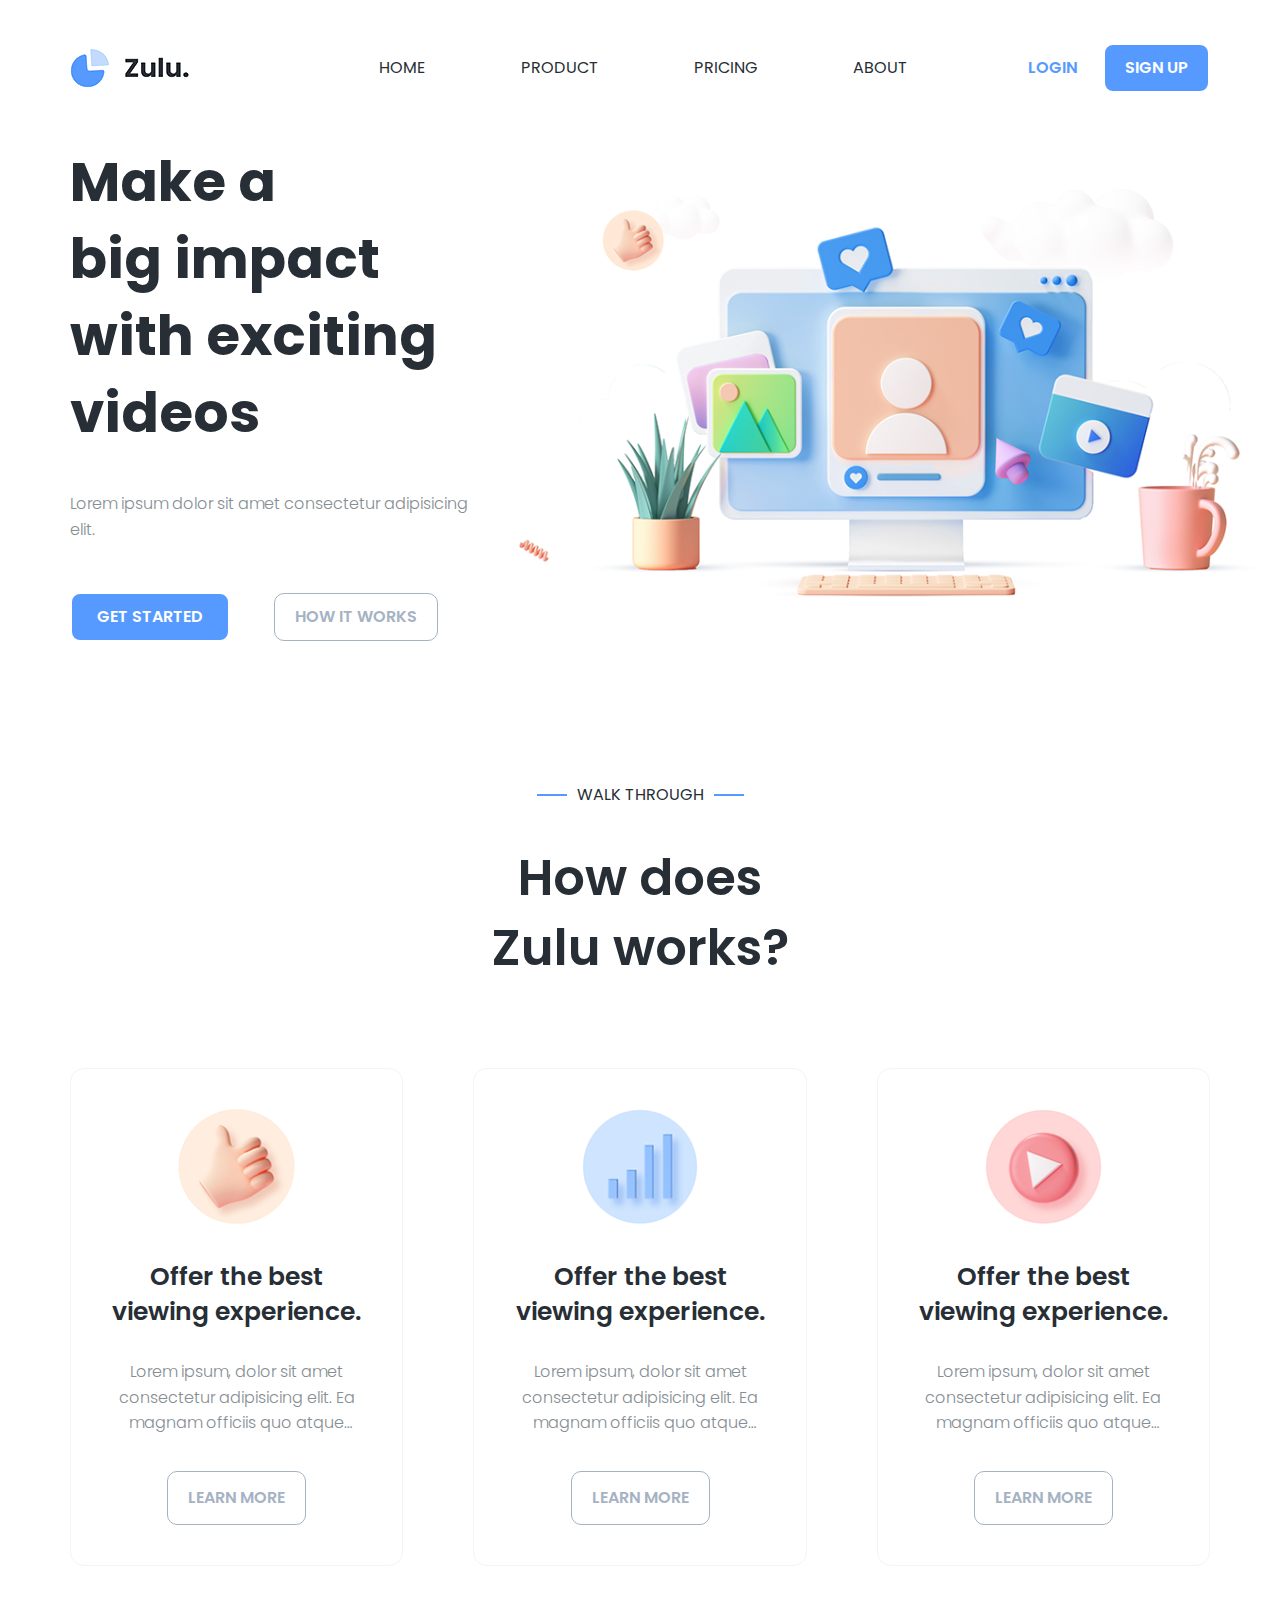
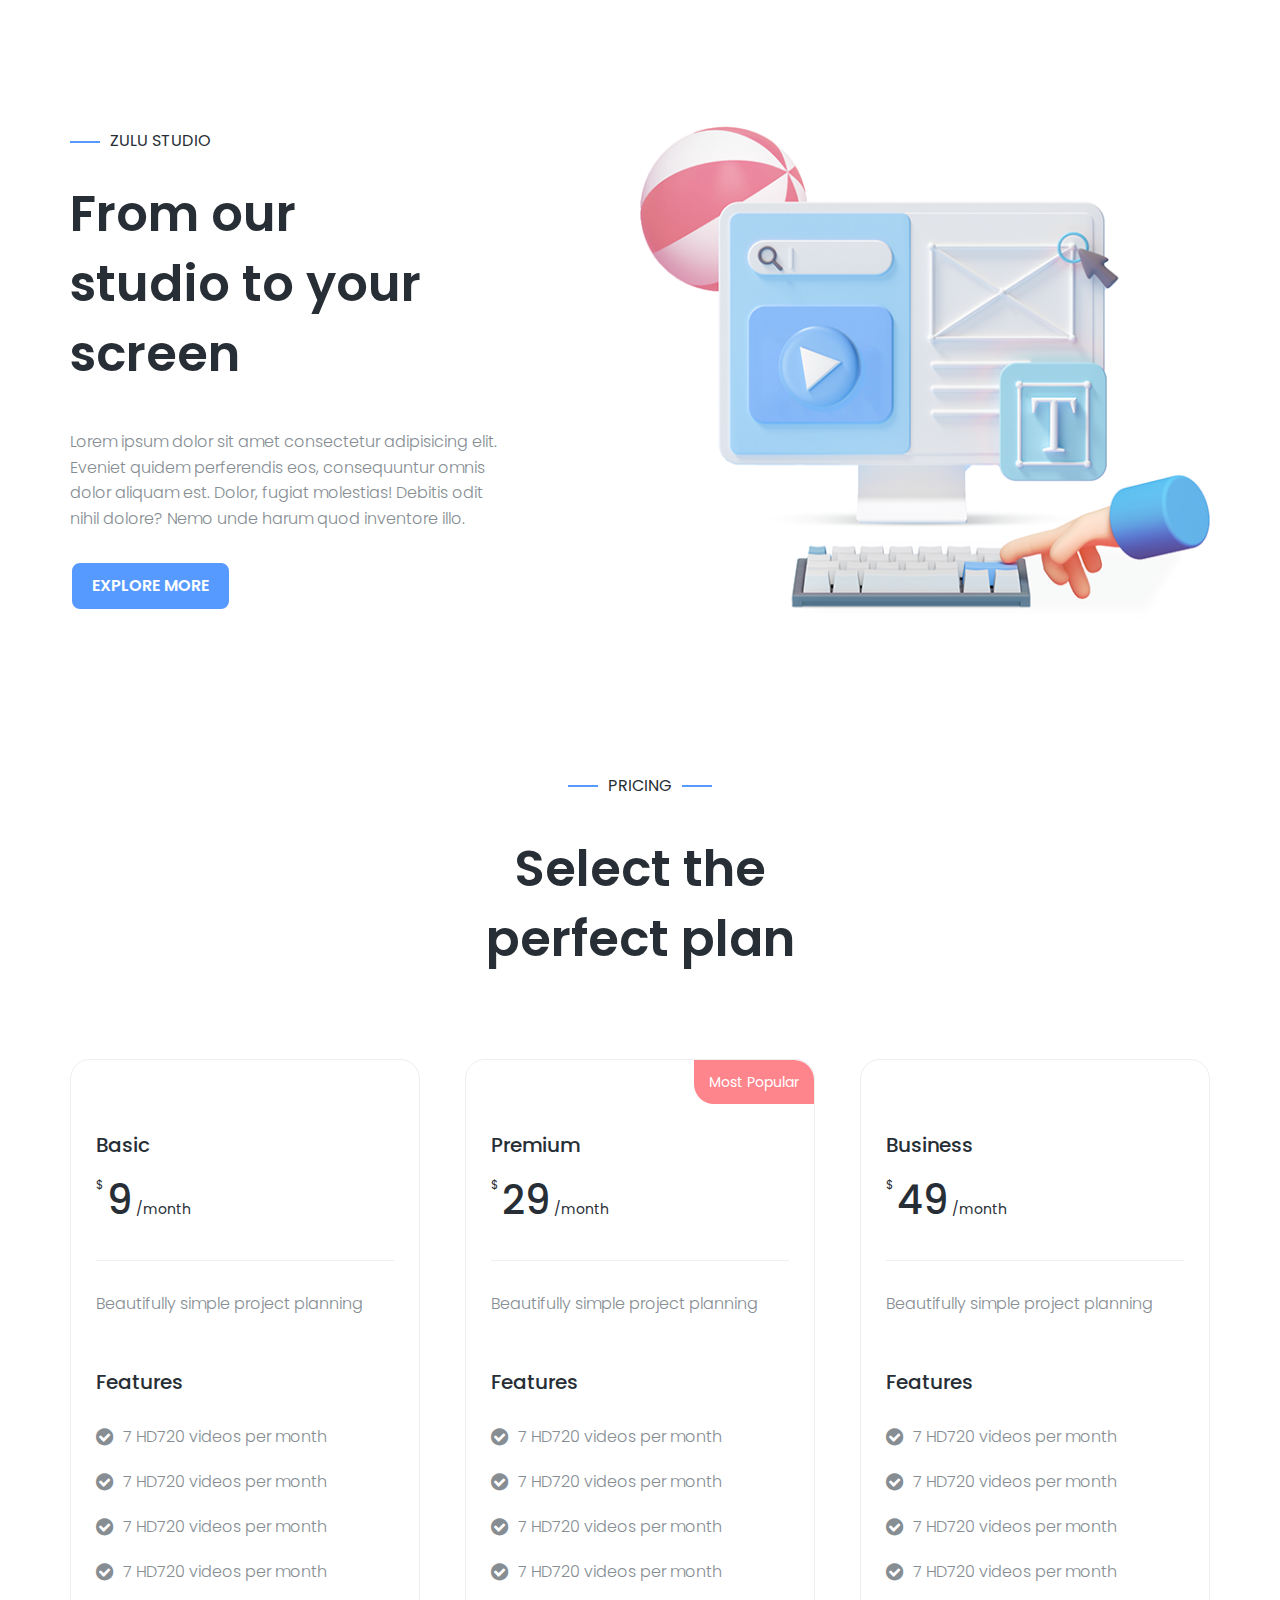
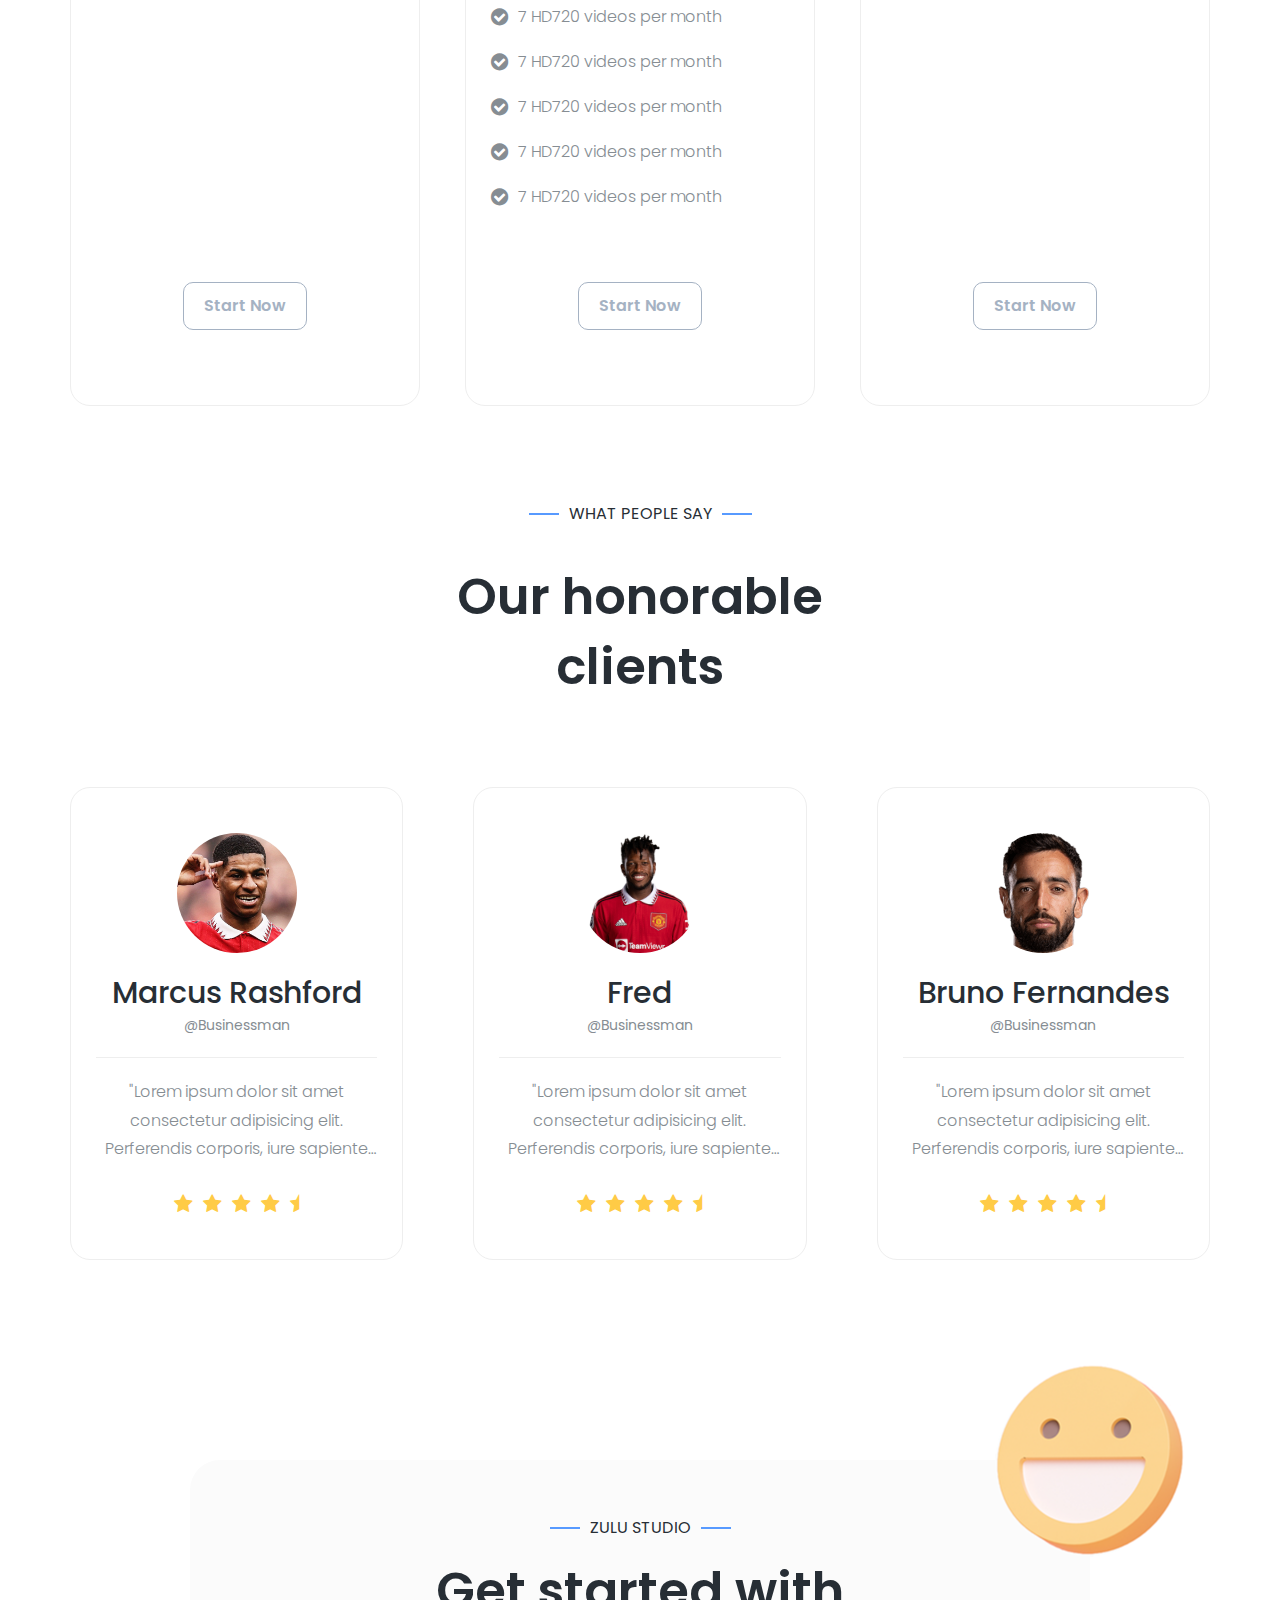
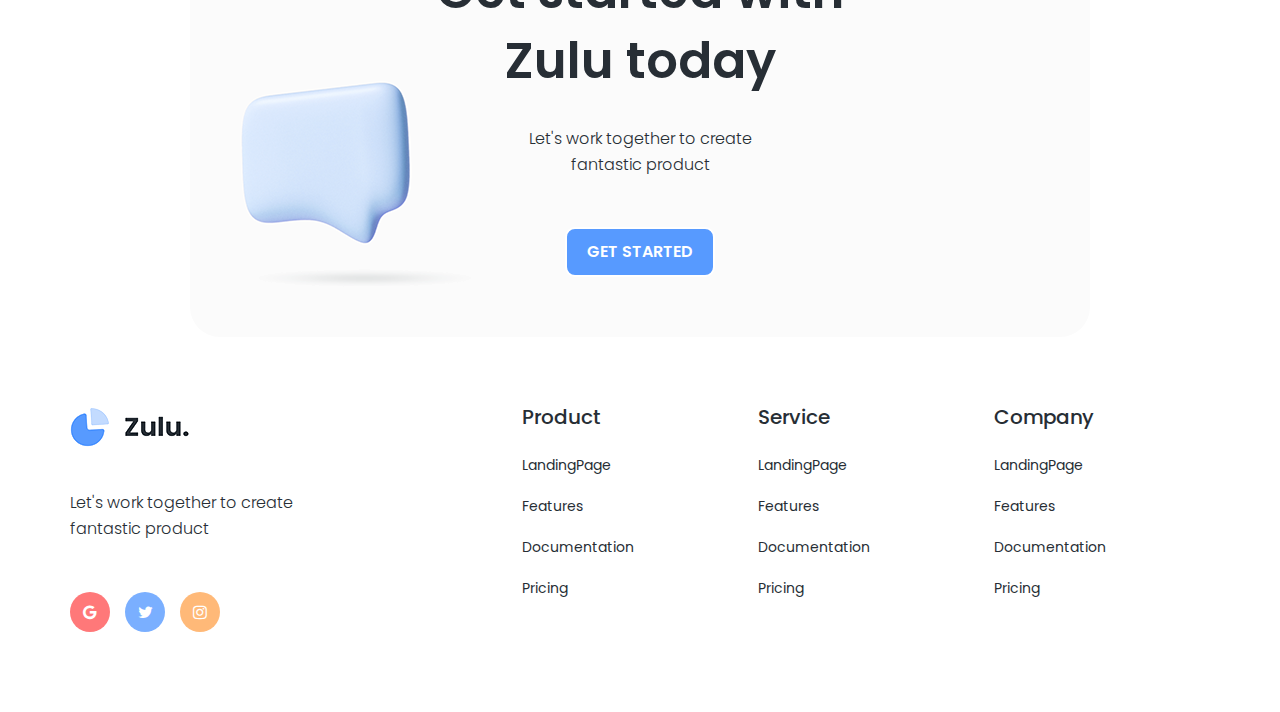
<file: zulu-landingpage/index.html>
<!DOCTYPE html>
<html lang="en">
  <head>
    <meta charset="UTF-8" />
    <meta http-equiv="X-UA-Compatible" content="IE=edge" />
    <meta name="viewport" content="width=device-width, initial-scale=1.0" />
    <link rel="preconnect" href="https://fonts.gstatic.com" />
    <link
      href="https://fonts.googleapis.com/css2?family=Poppins:wght@300;400;600;700&display=swap"
      rel="stylesheet"
    />
    <link
      rel="stylesheet"
      href="https://stackpath.bootstrapcdn.com/font-awesome/4.7.0/css/font-awesome.min.css"
    />
    <link rel="stylesheet" href="./styles.css" />
    <title>Fulu LandingPage</title>
  </head>
  <body>
    <div class="wrapper">
      <div class="container">
        <header class="header">
          <a href="index.html" class="header-logo">
            <img src="./images/logo.png" alt="" class="header-logo-image" />
          </a>
          <ul class="header-menu">
            <li class="header-menu-item">
              <a href="#" class="header-menu-link "> Home </a>
            </li>
            <li class="header-menu-item">
              <a href="#" class="header-menu-link "> <span>Product</span>  </a>
            </li>
            <li class="header-menu-item">
              <a href="#" class="header-menu-link"> <span>Pricing</span>  </a>
            </li>
            <li class="header-menu-item">
              <a href="#" class="header-menu-link"> <span>About</span>  </a>
            </li>
          </ul>
          <div class="header-auth">
            <a href="#" class="button">Login</a>
            <a href="#" class="button button--primary">Sign Up</a>
          </div>
        </header>
        <section class="banner">
          <div class="banner-info">
            <h1 class="banner-heading">
              <span>Make a</span> <span>big impact</span>
              <span>with exciting</span> videos
            </h1>
            <p class="banner-desc text">
              Lorem ipsum dolor sit amet consectetur adipisicing elit.
            </p>
            <div class="banner-links">
              <a href="#" class="button button--primary">Get Started</a>
              <a href="#" class="button button--outline">How it works</a>
            </div>
          </div>
          <img src="./images/img1.png" alt="" class="banner-image" />
        </section>
        <section class="work">
          <div class="block">
            <span class="block-caption">Walk Through</span>
            <h2 class="block-heading">
              <span>How does</span> <span>Zulu works?</span>
            </h2>
          </div>
          <div class="work-list">
            <div class="work-item">
              <img src="./images/img2.png" alt="" class="work-image" />
              <h3 class="work-title">Offer the best viewing experience.</h3>
              <p class="work-desc text">
                Lorem ipsum, dolor sit amet consectetur adipisicing elit. Ea
                magnam officiis quo atque cupiditate reiciendis in, incidunt
                accusamus quasi velit minus, nobis delectus reprehenderit
                inventore modi, ipsum illum porro nulla.
              </p>
              <a href="#" class="button button--outline work-more"
                >Learn more</a
              >
            </div>
            <div class="work-item">
              <img src="./images/img3.png" alt="" class="work-image" />
              <h3 class="work-title">Offer the best viewing experience.</h3>
              <p class="work-desc text">
                Lorem ipsum, dolor sit amet consectetur adipisicing elit. Ea
                magnam officiis quo atque cupiditate reiciendis in, incidunt
                accusamus quasi velit minus, nobis delectus reprehenderit
                inventore modi, ipsum illum porro nulla.
              </p>
              <a href="#" class="button button--outline work-more"
                >Learn more</a
              >
            </div>
            <div class="work-item">
              <img src="./images/img4.png" alt="" class="work-image" />
              <h3 class="work-title">Offer the best viewing experience.</h3>
              <p class="work-desc text">
                Lorem ipsum, dolor sit amet consectetur adipisicing elit. Ea
                magnam officiis quo atque cupiditate reiciendis in, incidunt
                accusamus quasi velit minus, nobis delectus reprehenderit
                inventore modi, ipsum illum porro nulla.
              </p>
              <a href="#" class="button button--outline work-more"
                >Learn more</a
              >
            </div>
          </div>
        </section>
        <section class="intro">
          <div class="intro-content">
            <span class="block-caption block-caption--left">Zulu Studio</span>
            <h2 class="block-heading">
              <span>From our</span> <span>studio to your</span>
              <span>screen</span>
            </h2>
            <p class="text intro-desc">
              Lorem ipsum dolor sit amet consectetur adipisicing elit. Eveniet
              quidem perferendis eos, consequuntur omnis dolor aliquam est.
              Dolor, fugiat molestias! Debitis odit nihil dolore? Nemo unde
              harum quod inventore illo.
            </p>
            <a href="#" class="button button--primary">Explore more</a>
          </div>
          <img src="./images/img5.png" alt="" class="intro-image" />
        </section>
        <section class="plan">
          <div class="block">
            <span class="block-caption">Pricing</span>
            <h2 class="block-heading">
              <span>Select the</span> <span>perfect plan</span>
            </h2>
          </div>
          <ul class="plan-list">
            <li class="plan-item">
              <h3 class="plan-name">Basic</h3>
              <h4 class="plan-price">
                <sup class="plan-symbol">$</sup>
                <span class="plan-month">9</span>
                <span>/month</span>
              </h4>
              <p class="text plan-desc">Beautifully simple project planning</p>
              <h3 class="plan-feature">Features</h3>
              <div class="plan-feature-item">
                <i class="fa fa-check-circle plan-feature-icon"></i>
                <span class="plan-feature-title">7 HD720 videos per month</span>
              </div>
              <div class="plan-feature-item">
                <i class="fa fa-check-circle plan-feature-icon"></i>
                <span class="plan-feature-title">7 HD720 videos per month</span>
              </div>
              <div class="plan-feature-item">
                <i class="fa fa-check-circle plan-feature-icon"></i>
                <span class="plan-feature-title">7 HD720 videos per month</span>
              </div>
              <div class="plan-feature-item">
                <i class="fa fa-check-circle plan-feature-icon"></i>
                <span class="plan-feature-title">7 HD720 videos per month</span>
              </div>
              <a href="#" class="button button--outline plan-start"
                >Start now</a
              >
            </li>
            <li class="plan-item">
              <div class="plan-label">Most popular</div>
              <h3 class="plan-name">Premium</h3>
              <h4 class="plan-price">
                <sup class="plan-symbol">$</sup>
                <span class="plan-month">29</span>
                <span>/month</span>
              </h4>
              <p class="text plan-desc">Beautifully simple project planning</p>
              <h3 class="plan-feature">Features</h3>
              <div class="plan-feature-item">
                <i class="fa fa-check-circle plan-feature-icon"></i>
                <span class="plan-feature-title">7 HD720 videos per month</span>
              </div>
              <div class="plan-feature-item">
                <i class="fa fa-check-circle plan-feature-icon"></i>
                <span class="plan-feature-title">7 HD720 videos per month</span>
              </div>
              <div class="plan-feature-item">
                <i class="fa fa-check-circle plan-feature-icon"></i>
                <span class="plan-feature-title">7 HD720 videos per month</span>
              </div>
              <div class="plan-feature-item">
                <i class="fa fa-check-circle plan-feature-icon"></i>
                <span class="plan-feature-title">7 HD720 videos per month</span>
              </div>
              <div class="plan-feature-item">
                <i class="fa fa-check-circle plan-feature-icon"></i>
                <span class="plan-feature-title">7 HD720 videos per month</span>
              </div>
              <div class="plan-feature-item">
                <i class="fa fa-check-circle plan-feature-icon"></i>
                <span class="plan-feature-title">7 HD720 videos per month</span>
              </div>
              <div class="plan-feature-item">
                <i class="fa fa-check-circle plan-feature-icon"></i>
                <span class="plan-feature-title">7 HD720 videos per month</span>
              </div>
              <div class="plan-feature-item">
                <i class="fa fa-check-circle plan-feature-icon"></i>
                <span class="plan-feature-title">7 HD720 videos per month</span>
              </div>
              <div class="plan-feature-item">
                <i class="fa fa-check-circle plan-feature-icon"></i>
                <span class="plan-feature-title">7 HD720 videos per month</span>
              </div>
              <a href="#" class="button button--outline plan-start"
                >Start now</a
              >
            </li>
            <li class="plan-item">
              <h3 class="plan-name">Business</h3>
              <h4 class="plan-price">
                <sup class="plan-symbol">$</sup>
                <span class="plan-month">49</span>
                <span>/month</span>
              </h4>
              <p class="text plan-desc">Beautifully simple project planning</p>
              <h3 class="plan-feature">Features</h3>
              <div class="plan-feature-item">
                <i class="fa fa-check-circle plan-feature-icon"></i>
                <span class="plan-feature-title">7 HD720 videos per month</span>
              </div>
              <div class="plan-feature-item">
                <i class="fa fa-check-circle plan-feature-icon"></i>
                <span class="plan-feature-title">7 HD720 videos per month</span>
              </div>
              <div class="plan-feature-item">
                <i class="fa fa-check-circle plan-feature-icon"></i>
                <span class="plan-feature-title">7 HD720 videos per month</span>
              </div>
              <div class="plan-feature-item">
                <i class="fa fa-check-circle plan-feature-icon"></i>
                <span class="plan-feature-title">7 HD720 videos per month</span>
              </div>
              <a href="#" class="button button--outline plan-start"
                >Start now</a
              >
            </li>
          </ul>
        </section>
        <section class="client">
          <div class="block">
            <span class="block-caption">What people say</span>
            <h2 class="block-heading">
              <span>Our honorable</span> <span>clients</span>
            </h2>
          </div>
          <div class="client-list">
            <div class="client-item">
              <img
                src="./images/client1.jpg"
                alt=""
                class="client-image"
              />
              <h3 class="client-name">marcus rashford</h3>
              <span class="client-position">Businessman</span>
              <div class="client-content">
                "Lorem ipsum dolor sit amet consectetur adipisicing elit.
                Perferendis corporis, iure sapiente accusantium sequi, vel eius
                quod sunt suscipit animi voluptatem quia eum maiores minima
                ipsam atque culpa. Laborum, necessitatibus."
              </div>
              <div class="client-rate">
                <i class="fa fa-star"></i><i class="fa fa-star"></i
                ><i class="fa fa-star"></i><i class="fa fa-star"></i
                ><i class="fa fa-star-half"></i>
              </div>
            </div>
            <div class="client-item">
              <img
                src="./images/client2.jfif"
                alt=""
                class="client-image"
              />
              <h3 class="client-name">Fred</h3>
              <span class="client-position">Businessman</span>
              <div class="client-content">
                "Lorem ipsum dolor sit amet consectetur adipisicing elit.
                Perferendis corporis, iure sapiente accusantium sequi, vel eius
                quod sunt suscipit animi voluptatem quia eum maiores minima
                ipsam atque culpa. Laborum, necessitatibus."
              </div>
              <div class="client-rate">
                <i class="fa fa-star"></i><i class="fa fa-star"></i
                ><i class="fa fa-star"></i><i class="fa fa-star"></i
                ><i class="fa fa-star-half"></i>
              </div>
            </div>
            <div class="client-item">
              <img
                src="./images/client3.png"
                alt=""
                class="client-image"
              />
              <h3 class="client-name">Bruno Fernandes</h3>
              <span class="client-position">Businessman</span>
              <div class="client-content">
                "Lorem ipsum dolor sit amet consectetur adipisicing elit.
                Perferendis corporis, iure sapiente accusantium sequi, vel eius
                quod sunt suscipit animi voluptatem quia eum maiores minima
                ipsam atque culpa. Laborum, necessitatibus."
              </div>
              <div class="client-rate">
                <i class="fa fa-star"></i><i class="fa fa-star"></i
                ><i class="fa fa-star"></i><i class="fa fa-star"></i
                ><i class="fa fa-star-half"></i>
              </div>
            </div>
          </div>
        </section>
        <section class="started">
          <img src="./images/img6.png" alt="" class="started-comment" />
          <img src="./images/img7.png" alt="" class="started-smile" />
          <span class="block-caption started-caption">Zulu Studio</span>
          <h2 class="block-heading started-heading">
            <span>Get started with</span> <span>Zulu today</span>
          </h2>
          <p class="text started-desc">
            Let's work together to create fantastic product
          </p>
          <a href="#" class="button button--primary">Get Started</a>
        </section>
        <footer class="footer">
          <div class="footer-column">
            <a href="index.html" class="logo">
              <img src="./images/logo.png" alt="" class="logo-image" />
            </a>
            <p class="text text--dark footer-desc">
              Let's work together to create fantastic product
            </p>
            <div class="social">
              <a href="#" class="social-link bg-google">
                <i class="fa fa-google"></i>
              </a>
              <a href="#" class="social-link bg-twitter">
                <i class="fa fa-twitter"></i>
              </a>
              <a href="#" class="social-link bg-instagram">
                <i class="fa fa-instagram"></i>
              </a>
            </div>
          </div>
          <div class="footer-column">
            <h3 class="footer-heading">Product</h3>
            <ul class="footer-links">
              <li class="footer-link-item">
                <a href="#" class="footer-link">LandingPage</a>
              </li>
              <li class="footer-link-item">
                <a href="#" class="footer-link">Features</a>
              </li>
              <li class="footer-link-item">
                <a href="#" class="footer-link">Documentation</a>
              </li>
              <li class="footer-link-item">
                <a href="#" class="footer-link">Pricing</a>
              </li>
            </ul>
          </div>
          <div class="footer-column">
            <h3 class="footer-heading">Service</h3>
            <ul class="footer-links">
              <li class="footer-link-item">
                <a href="#" class="footer-link">LandingPage</a>
              </li>
              <li class="footer-link-item">
                <a href="#" class="footer-link">Features</a>
              </li>
              <li class="footer-link-item">
                <a href="#" class="footer-link">Documentation</a>
              </li>
              <li class="footer-link-item">
                <a href="#" class="footer-link">Pricing</a>
              </li>
            </ul>
          </div>
          <div class="footer-column">
            <h3 class="footer-heading">Company</h3>
            <ul class="footer-links">
              <li class="footer-link-item">
                <a href="#" class="footer-link">LandingPage</a>
              </li>
              <li class="footer-link-item">
                <a href="#" class="footer-link">Features</a>
              </li>
              <li class="footer-link-item">
                <a href="#" class="footer-link">Documentation</a>
              </li>
              <li class="footer-link-item">
                <a href="#" class="footer-link">Pricing</a>
              </li>
            </ul>
          </div>
        </footer>
      </div>
    </div>
    <!-- npm install -g sass
    sass styles.scss styles.css --watch
    -->
  </body>
</html>
</file>
<file: zulu-landingpage/styles.css>
* {
  margin: 0;
  padding: 0;
  box-sizing: border-box;
}

body {
  overflow-x: hidden;
}

img {
  display: block;
  max-width: 100%;
}

a {
  text-decoration: none;
}

ul {
  list-style: none;
}

body {
  font-family: "Poppins", sans-serif;
  font-size: 16px;
  line-height: 1;
  background-color: white;
  color: #272e35;
}

.wrapper {
  max-width: 1440px;
  margin: 0 auto;
}

.container {
  max-width: 1170px;
  padding: 0 15px;
  margin: 0 auto;
}

.button {
  display: inline-block;
  font-size: 16px;
  padding: 15px 20px;
  font-size: 16px;
  font-weight: 600;
  border: 2px solid #fff;
  color: #579aff;
  background-color: transparent;
  cursor: pointer;
  border-radius: 10px;
  text-transform: uppercase;
  transition: all 0.4s cubic-bezier(0.23, 1, 0.32, 1);
}
.button:hover {
  border-color: #579aff;
  box-shadow: 0 0 20px rgba(9, 117, 241, 0.8);
}
.button:active {
  box-shadow: 0 0 10px rgba(9, 117, 241, 0.4);
}
.button--primary {
  color: white;
  background-color: #579aff;
}
.button--outline {
  border: 1px solid;
  color: #a5b2c3;
}

.block {
  text-align: center;
  display: flex;
  align-items: center;
  justify-content: center;
  flex-direction: column;
  margin-bottom: 85px;
}
.block-caption {
  text-transform: uppercase;
  margin-bottom: 40px;
  position: relative;
  display: inline-block;
  padding: 0 10px;
}
.block-caption:before {
  left: 0;
  transform: translateX(-100%) translateY(-50%);
}
.block-caption:after {
  right: 0;
  transform: translateX(100%) translateY(-50%);
}
.block-caption:before, .block-caption:after {
  content: "";
  position: absolute;
  height: 2px;
  width: 30px;
  background-color: #579aff;
  top: 50%;
}
.block-caption--left {
  padding-left: 40px;
  margin-bottom: 30px;
}
.block-caption--left:after {
  display: none;
}
.block-caption--left:before {
  transform: none;
}
.block-heading {
  font-size: 50px;
  line-height: 1.4;
  font-weight: 600;
}
.block-heading span {
  display: block;
}

.text {
  font-weight: 300;
  color: #868d93;
  line-height: 1.6;
}

.text--dark {
  color: #272e35;
}

.logo {
  display: inline-block;
}

.bg-google {
  background-color: #ff7879;
}
.bg-twitter {
  background-color: #7aafff;
}
.bg-instagram {
  background-color: #ffb978;
}

.header {
  padding-top: 43px;
  display: flex;
  align-items: center;
}
.header-logo {
  margin-right: 180px;
}
.header-auth {
  margin-left: auto;
}
.header-menu {
  display: flex;
  align-items: center;
  list-style: none;
}
.header-menu-item:not(:first-child) {
  margin-left: 75px;
}
.header-menu-link {
  color: black;
  text-shadow: none;
  border-radius: 8px;
  transition: 0.5s ease;
  text-transform: uppercase;
  text-shadow: none;
  color: #272e35;
  padding: 10px;
}
.header-menu-link:hover,
.header-menu-link :focus {
  color: #ffffff;
  background: #008cff;
  border: 1px solid #008cff;
  text-shadow: 0 0 5px #ffffff, 0 0 10px #ffffff, 0 0 20px #ffffff;
  box-shadow: 0 0 5px #579aff, 0 0 20px #579aff, 0 0 50px #579aff, 0 0 100px #579aff;
}

.banner {
  display: flex;
  align-items: center;
  padding-top: 50px;
}
.banner-info {
  width: 35%;
}
.banner-image {
  width: 65%;
  transform: translateX(50px);
}
.banner-heading {
  font-size: 55px;
  line-height: 1.4;
  margin-bottom: 40px;
}
.banner-heading span {
  display: block;
}
.banner-desc {
  margin-bottom: 50px;
}
.banner-links .button:first-child {
  margin-right: 40px;
  padding-left: 25px;
  padding-right: 25px;
}

.work {
  padding-top: 145px;
  padding-bottom: 50px;
}
.work-list {
  display: flex;
  justify-content: space-between;
}
.work-item {
  width: calc(33.33% - 46.67px);
  padding: 40px 30px;
  border: 1px solid #f4f4f4;
  border-radius: 14px;
  display: flex;
  align-items: center;
  justify-content: center;
  flex-direction: column;
  text-align: center;
  line-height: 1.4;
  transition: all 0.2s linear;
}
.work-item:hover {
  border-color: transparent;
  box-shadow: 0 0 50px 10px rgba(0, 0, 0, 0.03);
}
.work-more {
  transition: all 0.2s linear;
}
.work-item:hover .work-more {
  border-color: #579aff;
  background-color: #579aff;
  color: white;
}
.work-image {
  margin-bottom: 35px;
  max-height: 115px;
}
.work-title {
  font-size: 25px;
  font-weight: 600;
  margin-bottom: 30px;
}
.work-desc {
  margin-bottom: 35px;
  display: -webkit-box;
  -webkit-line-clamp: 3;
  -webkit-box-orient: vertical;
  overflow: hidden;
  text-overflow: ellipsis;
  width: 100%;
  max-width: 100%;
  word-break: break-word;
}

.intro {
  display: flex;
  align-items: center;
  padding: 110px 0 160px;
}
.intro > * {
  width: 50%;
}

.intro-content {
  padding-right: 130px;
}

.intro-desc {
  margin-bottom: 30px;
  margin-top: 40px;
}

.plan {
  padding-bottom: 100px;
}
.plan-list {
  display: flex;
  justify-content: space-between;
}
.plan-item {
  border: 1px solid #eee;
  border-radius: 20px;
  width: calc(33.33% - 30px);
  padding: 75px 25px;
  display: flex;
  flex-direction: column;
  position: relative;
  transition: all 0.2s linear;
}
.plan-item:hover {
  border-color: transparent;
  box-shadow: 0 0 50px 10px rgba(0, 0, 0, 0.03);
}
.plan-item:hover .plan-start {
  background-color: #579aff;
  border-color: #579aff;
  color: white;
}
.plan-name {
  font-size: 20px;
  font-weight: 500;
  margin-bottom: 25px;
}
.plan-price {
  font-size: 14px;
  font-weight: 400;
  margin-bottom: 30px;
  padding-bottom: 40px;
  border-bottom: 1px solid #eee;
}
.plan-symbol {
  vertical-align: top;
}
.plan-month {
  font-weight: 500;
  font-size: 40px;
}
.plan-desc {
  margin-bottom: 55px;
}
.plan-feature {
  font-size: 20px;
  margin-bottom: 35px;
  font-weight: 500;
}
.plan-feature-item {
  display: flex;
  align-items: center;
  color: #868d93;
  margin-bottom: 25px;
  font-weight: 300;
}
.plan-feature-item:last-of-type {
  margin-bottom: 75px;
}
.plan-feature-icon {
  font-size: 20px;
  margin-right: 10px;
}
.plan-start {
  margin: auto auto 0;
  display: block;
  width: max-content;
  text-transform: capitalize;
}
.plan-label {
  position: absolute;
  top: 0;
  right: 0;
  padding: 15px;
  background-color: #ff858d;
  color: white;
  text-transform: capitalize;
  border-radius: 0 20px 0 20px;
  font-size: 14px;
}

.client {
  padding-bottom: 100px;
}
.client-list {
  display: flex;
}
.client-item {
  flex: 1;
  padding: 45px 25px;
  border: 1px solid #eee;
  border-radius: 20px;
  text-align: center;
  transition: all 0.2s linear;
}
.client-item:hover {
  border-color: transparent;
  box-shadow: 0 0 50px 10px rgba(0, 0, 0, 0.03);
}
.client-item:not(:first-child) {
  margin-left: 70px;
}
.client-image {
  width: 120px;
  height: 120px;
  border-radius: 100rem;
  object-fit: cover;
  margin: 0 auto 25px;
}
.client-name {
  font-weight: 500;
  font-size: 30px;
  margin-bottom: 10px;
  text-transform: capitalize;
}
.client-position {
  color: #868d93;
  font-size: 14px;
  display: block;
  padding-bottom: 25px;
  margin-bottom: 20px;
  border-bottom: 1px solid #eee;
}
.client-position:before {
  content: "@";
}
.client-content {
  color: #868d93;
  font-size: 16px;
  font-weight: 300;
  line-height: 1.8;
  display: -webkit-box;
  -webkit-line-clamp: 3;
  -webkit-box-orient: vertical;
  overflow: hidden;
  text-overflow: ellipsis;
  word-break: break-word;
  margin-bottom: 30px;
}
.client-rate {
  display: flex;
  align-items: center;
  justify-content: center;
}
.client-rate i {
  margin: 0 5px;
  color: #ffcb46;
  font-size: 20px;
}

.started {
  max-width: 900px;
  margin: 100px auto 70px;
  border-radius: 30px;
  background-color: #fbfbfb;
  position: relative;
  padding: 60px 20px;
  display: flex;
  flex-direction: column;
  align-items: center;
  text-align: center;
}

.started-heading {
  margin-bottom: 30px;
}

.started-desc {
  max-width: 245px;
  margin-bottom: 50px;
  color: #272e35;
}

.started-caption {
  margin-bottom: 20px;
}

.started-comment {
  position: absolute;
  bottom: 50px;
  left: 50px;
}

.started-smile {
  position: absolute;
  top: 0;
  right: 0;
  transform: translate(50%, -50%);
}

.footer {
  display: grid;
  grid-template-columns: 2fr 1fr 1fr 1fr;
  grid-column-gap: 20px;
  padding-bottom: 80px;
}

.footer-heading {
  font-weight: 500;
  font-size: 20px;
  margin-bottom: 30px;
}

.footer-link {
  color: #272e35;
  display: inline-block;
  font-size: 14px;
}

.footer-link-item {
  margin-bottom: 25px;
}

.footer-desc {
  margin: 40px 0 50px;
  max-width: 250px;
}

.social {
  display: inline-flex;
}

.social-link {
  width: 40px;
  height: 40px;
  border-radius: 100rem;
  display: flex;
  justify-content: center;
  align-items: center;
  padding: 5px;
  color: white;
}

.social-link + .social-link {
  margin-left: 15px;
}

/*# sourceMappingURL=styles.css.map */
</file>
